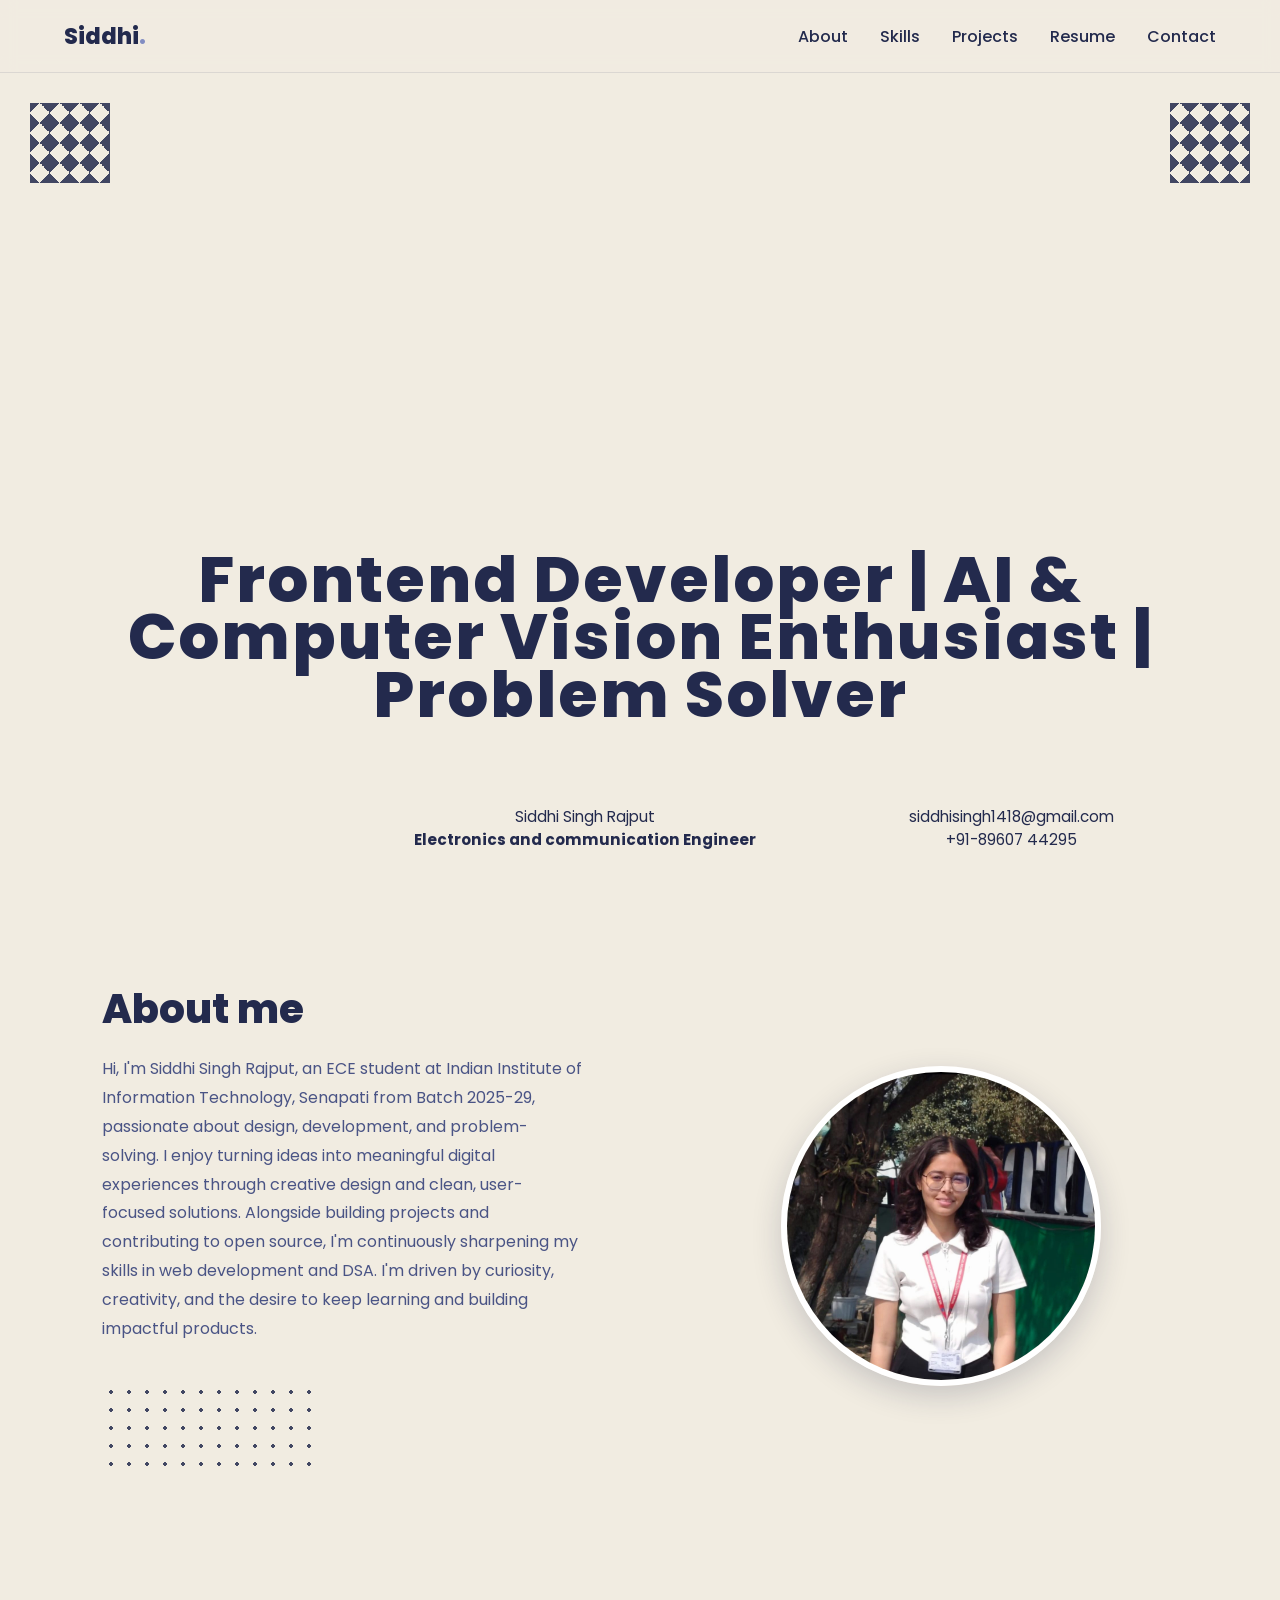
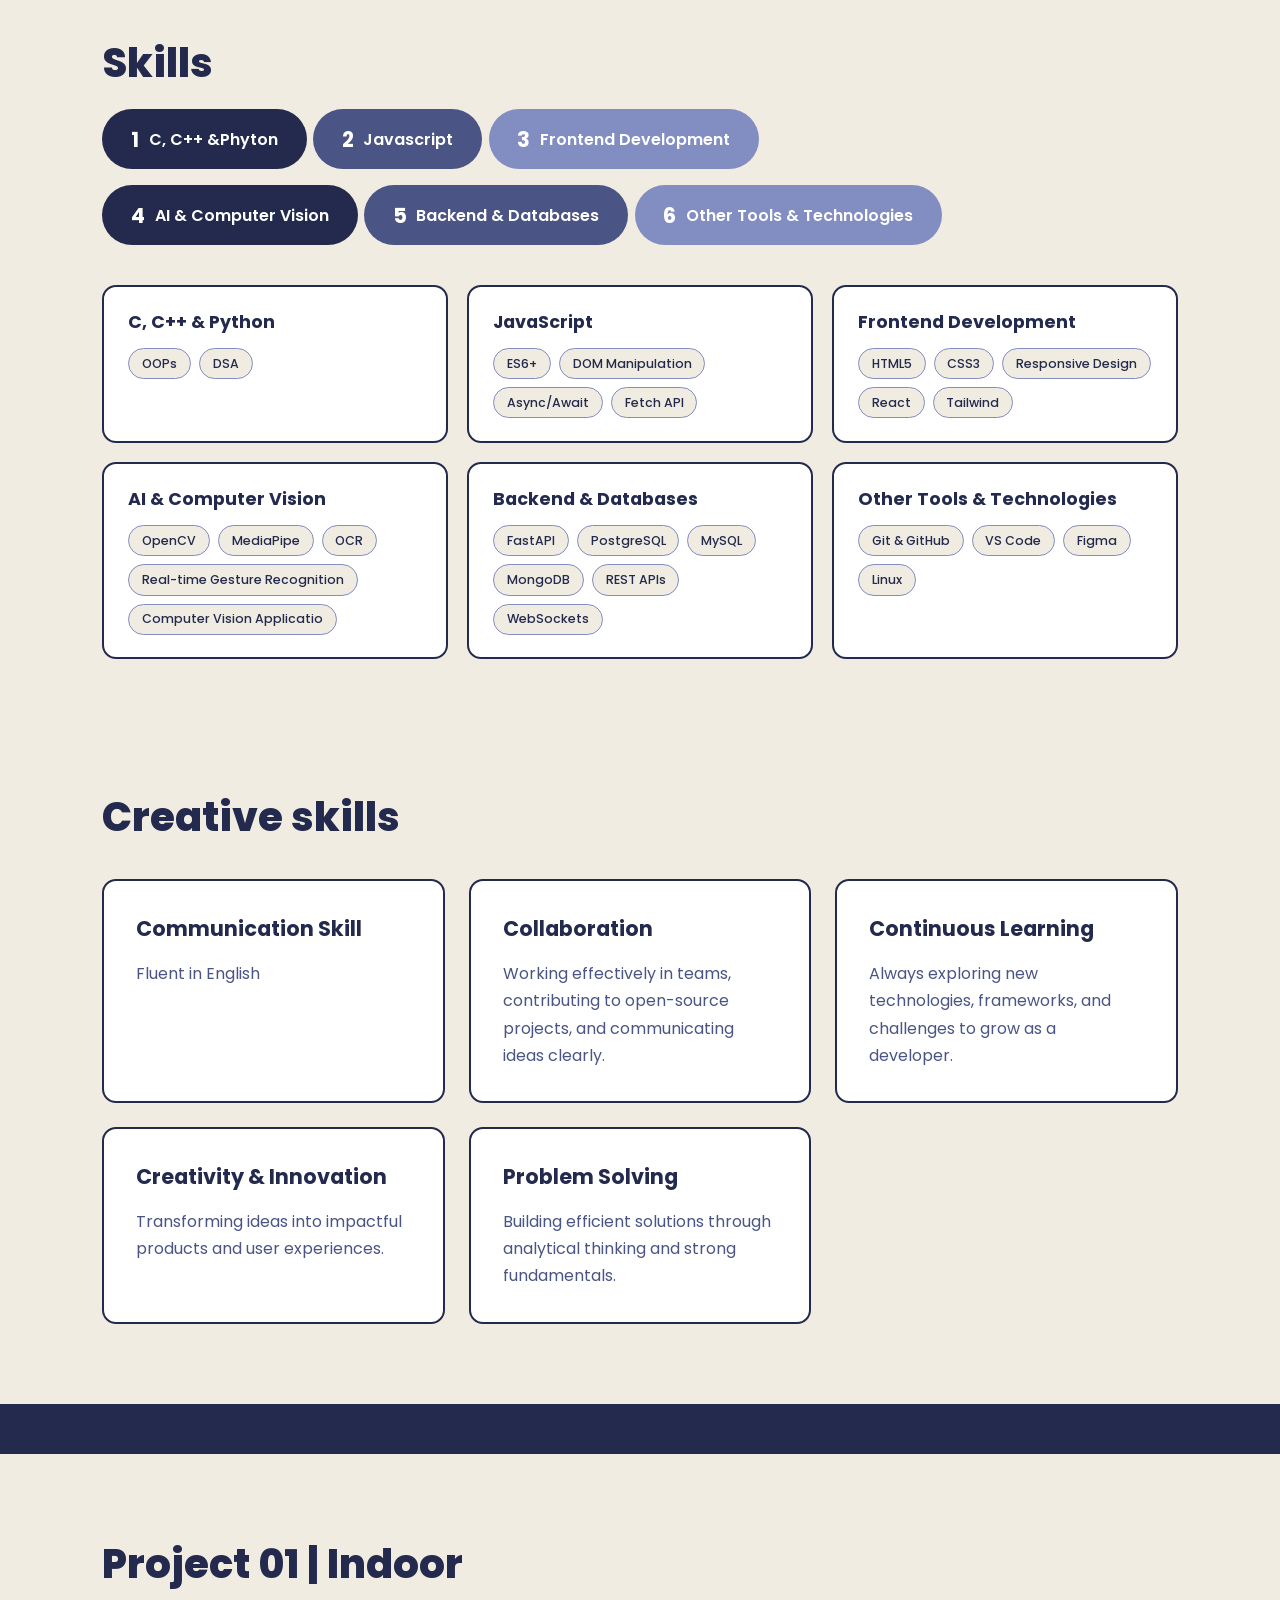
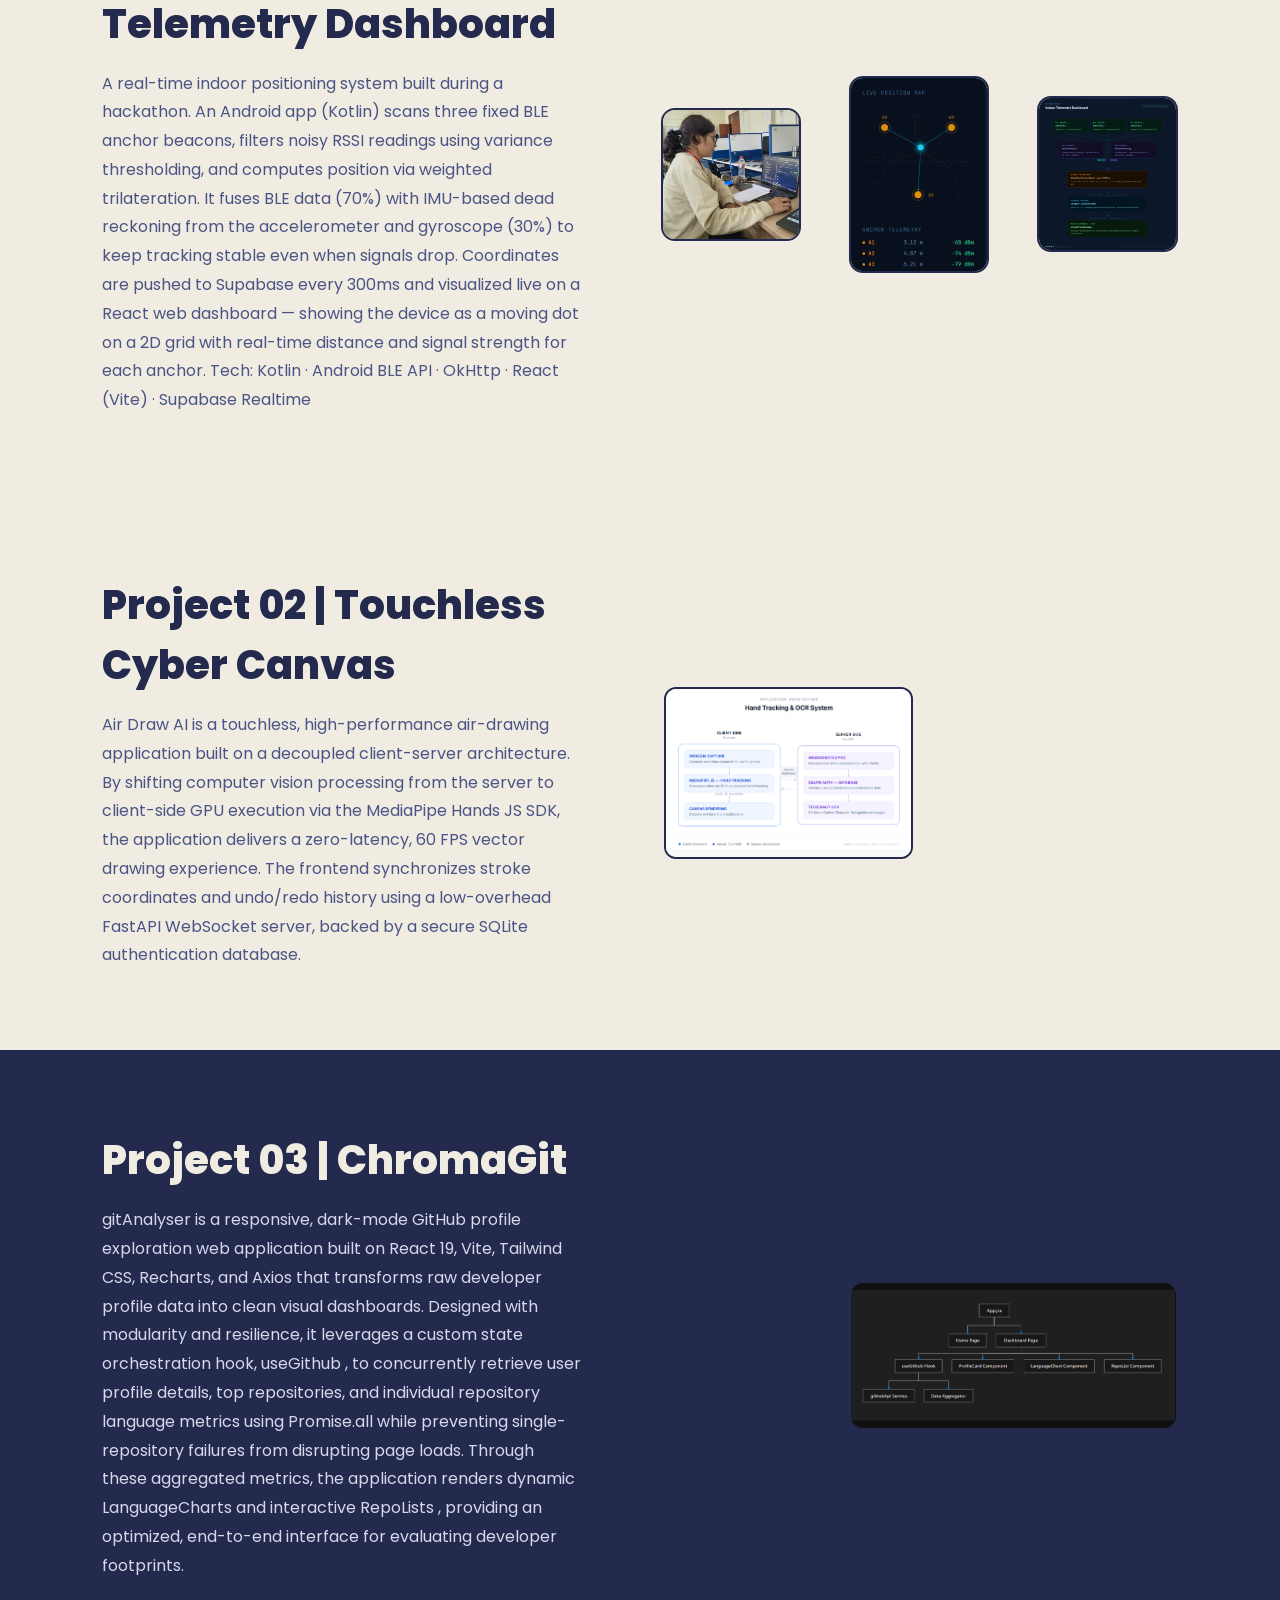
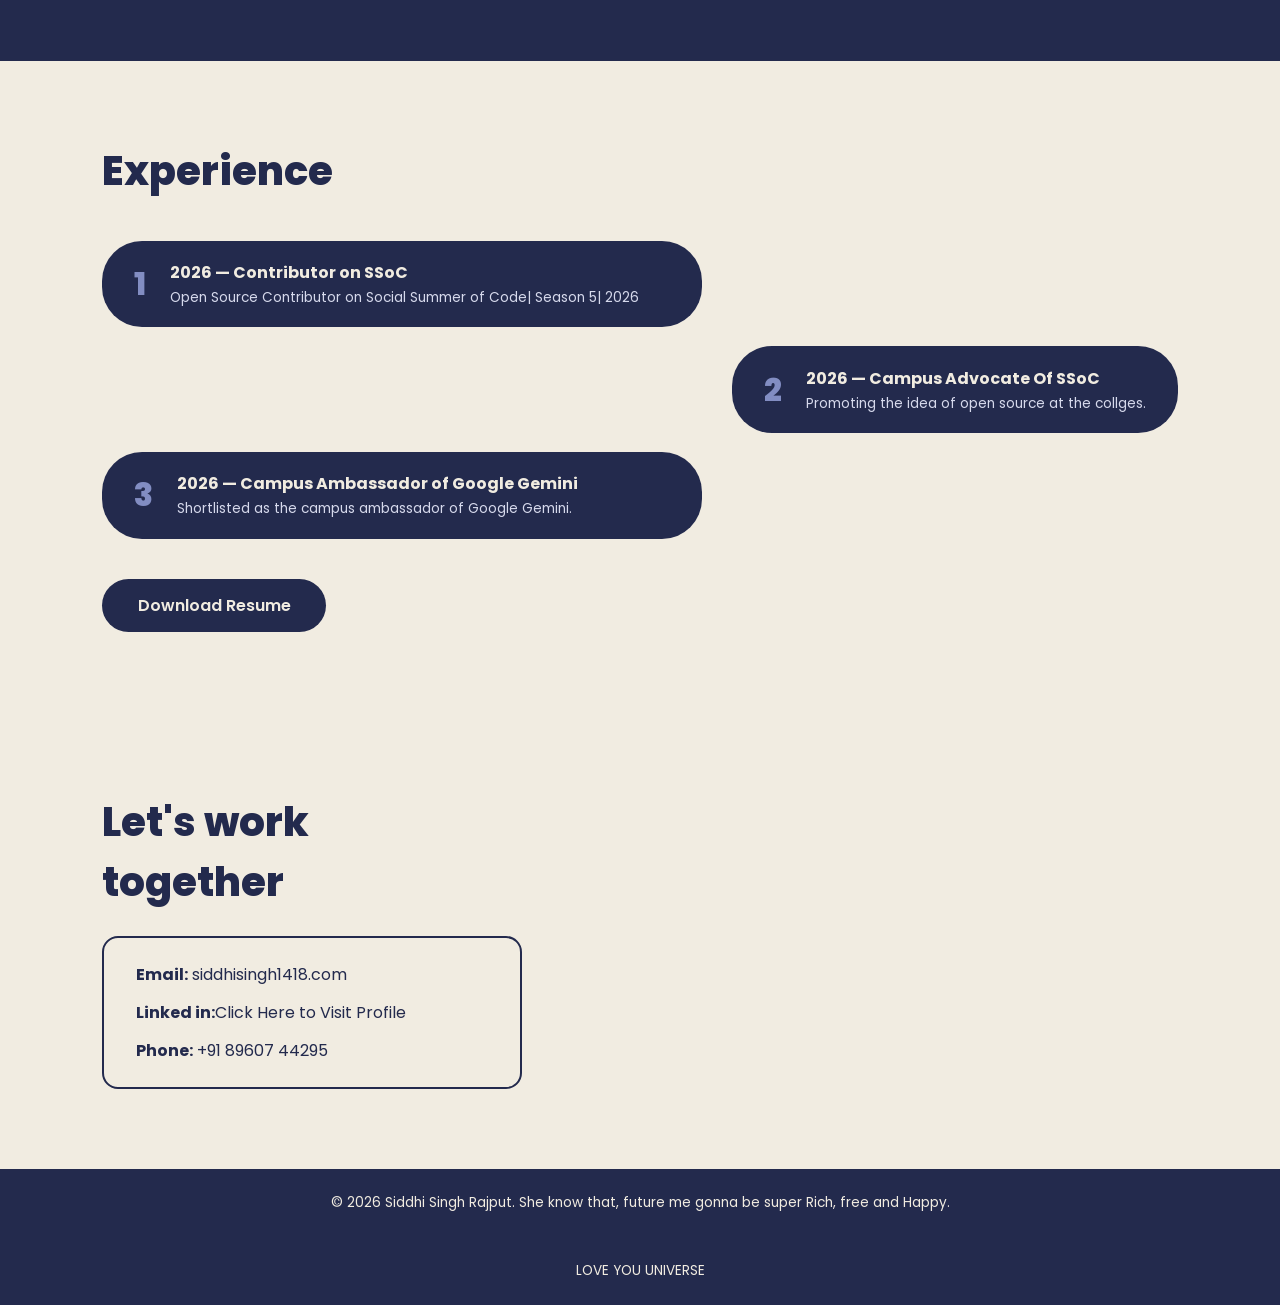
<file: index.html>
<!DOCTYPE html>
<html lang="en">
<head>
<meta charset="UTF-8">
<meta name="viewport" content="width=device-width, initial-scale=1.0">
<title>Siddhi Singh Rajput | Portfolio</title>
<link rel="preconnect" href="https://fonts.googleapis.com">
<link href="https://fonts.googleapis.com/css2?family=Poppins:wght@400;500;600;700;800&family=Caveat:wght@600&display=swap" rel="stylesheet">
<style>
/* ============================
   VARIABLES
============================ */
:root {
  --cream: #f1ece1;
  --navy: #232a4d;
  --navy-mid: #4a5485;
  --navy-light: #828dc2;
  --white: #ffffff;
  --font-display: 'Poppins', sans-serif;
  --font-script: 'Caveat', cursive;
}

html {
  scroll-behavior: smooth;
}

* {
  margin: 0;
  padding: 0;
  box-sizing: border-box;
}

body {
  font-family: var(--font-display);
  background-color: var(--cream);
  color: var(--navy);
  overflow-x: hidden;
}

img {
  max-width: 100%;
  display: block;
}

.section-title {
  font-size: 2.5rem;
  font-weight: 800;
  margin-bottom: 1rem;
}

.section-title.light {
  color: var(--cream);
}

p.light {
  color: var(--cream);
}

a {
  text-decoration: none;
  color: inherit;
}

/* ============================
   NAVBAR
============================ */
.navbar {
  position: sticky;
  top: 0;
  z-index: 100;
  display: flex;
  justify-content: space-between;
  align-items: center;
  padding: 1.2rem 5%;
  background-color: rgba(241, 236, 225, 0.9);
  backdrop-filter: blur(8px);
  border-bottom: 1px solid rgba(35, 42, 77, 0.1);
}

.nav-name {
  font-size: 1.4rem;
  font-weight: 800;
}

.nav-name span {
  color: var(--navy-light);
}

.nav-links {
  list-style: none;
  display: flex;
  gap: 2rem;
}

.nav-links a {
  font-weight: 500;
  position: relative;
  transition: color 0.3s ease;
}

.nav-links a::after {
  content: '';
  position: absolute;
  bottom: -4px;
  left: 0;
  width: 0;
  height: 2px;
  background-color: var(--navy);
  transition: width 0.3s ease;
}

.nav-links a:hover {
  color: var(--navy-mid);
}

.nav-links a:hover::after {
  width: 100%;
}

/* ============================
   HERO
============================ */
.hero {
  position: relative;
  display: flex;
  align-items: flex-end;
  justify-content: center;
  min-height: 90vh;
  padding: 4rem 5% 2rem;
  overflow: hidden;
}

.hero-deco {
  position: absolute;
  width: 80px;
  height: 80px;
  background:
    linear-gradient(135deg, var(--navy) 25%, transparent 25%) 0 0,
    linear-gradient(225deg, var(--navy) 25%, transparent 25%) 0 0,
    linear-gradient(315deg, var(--navy) 25%, transparent 25%) 0 0,
    linear-gradient(45deg, var(--navy) 25%, transparent 25%) 0 0;
  background-size: 20px 20px;
  opacity: 0.85;
}

.deco-tl { top: 30px; left: 30px; }
.deco-tr { top: 30px; right: 30px; }

.hero-text {
  position: relative;
  z-index: 2;
  text-align: center;
  animation: fadeInUp 1s ease-out;
}

.script-tag {
  font-family: var(--font-script);
  font-size: 3rem;
  color: var(--navy);
  margin-bottom: -1.5rem;
  margin-left: -8rem;
}

.hero-title {
  font-size: clamp(1.5rem, 6vw, 4rem);
  font-weight: 800;
  letter-spacing: 2px;
  line-height: 0.9;
  padding-bottom:50px;
}

.hero-img-wrap {
  position: absolute;
  bottom: 0;
  z-index: 1;
  width: 320px;
  animation: popIn 1.1s ease-out;
}

.hero-img {
  width: 100%;
  border-radius: 16px 16px 0 0;
}

.hero-footer {
  margin-top: 2rem;
  display: flex;
  justify-content: space-between;
  width: min(700px, 90vw);
  font-size: 0.95rem;
  margin-left:350px;
}

.hero-name {
  font-weight: 400;
}

.hero-role {
  font-weight: 700;
}

/* ============================
   ABOUT
============================ */
.about {
  display: flex;
  align-items: center;
  gap: 3rem;
  padding: 6rem 8%;
  flex-wrap: wrap;
}

.about-text {
  flex: 1 1 400px;
}

.about-text p {
  margin-top: 1rem;
  line-height: 1.8;
  max-width: 480px;
  color: var(--navy-mid);
}

.about-img-wrap {
  flex: 1 1 320px;
  display: flex;
  justify-content: center;
}

.about-img {
  width: 320px;
  border-radius: 50%;
  aspect-ratio: 1/1;
  object-fit: cover;
  object-position: center top;
  border: 6px solid var(--white);
  box-shadow: 0 10px 30px rgba(35, 42, 77, 0.2);
  transition: transform 0.4s ease;
}

.about-img:hover {
  transform: scale(1.04) rotate(-2deg);
}

.dots {
  margin-top: 2.5rem;
  width: 220px;
  height: 90px;
  background-image: radial-gradient(var(--navy) 2px, transparent 2px);
  background-size: 18px 18px;
  opacity: 0.85;
}

/* ============================
   SKILLS
============================ */
.skills {
  padding: 4rem 8%;
}

.skill-bar {
  display: flex;
  margin-bottom: 1rem;
  flex-wrap: wrap;
  gap: 0.4rem;
}

.skill-pill {
  padding: 0.9rem 1.8rem;
  border-radius: 40px;
  color: var(--white);
  font-weight: 600;
  display: flex;
  align-items: center;
  gap: 0.6rem;
  transition: transform 0.3s ease;
  cursor: default;
}

.skill-pill:hover {
  transform: translateY(-4px);
}

.skill-pill b {
  font-size: 1.3rem;
}

.p1 { background-color: var(--navy); }
.p2 { background-color: var(--navy-mid); }
.p3 { background-color: var(--navy-light); }

.skill-cards {
  display: grid;
  grid-template-columns: repeat(3, 1fr);
  gap: 1.2rem;
  margin-top: 2.5rem;
}

.skill-card {
  background-color: var(--white);
  border: 2px solid var(--navy);
  border-radius: 14px;
  padding: 1.4rem 1.5rem;
  transition: transform 0.3s ease, box-shadow 0.3s ease;
}

.skill-card:hover {
  transform: translateY(-6px);
  box-shadow: 0 10px 24px rgba(35, 42, 77, 0.18);
}

.skill-card h3 {
  font-size: 1.1rem;
  margin-bottom: 0.8rem;
}

.skill-card .tags {
  display: flex;
  flex-wrap: wrap;
  gap: 0.5rem;
}

.skill-card .tags span {
  background-color: var(--cream);
  border: 1px solid var(--navy-light);
  color: var(--navy);
  font-size: 0.78rem;
  font-weight: 500;
  padding: 0.35rem 0.8rem;
  border-radius: 20px;
}

/* ============================
   CREATIVE STYLE
============================ */
.creative-style {
  padding: 4rem 8% 5rem;
}

.style-grid {
  display: grid;
  grid-template-columns: repeat(3, 1fr);
  gap: 1.5rem;
  margin-top: 2rem;
}

.creative-card {
  background: var(--white);
  border: 2px solid var(--navy);
  border-radius: 14px;
  padding: 2rem;
  transition: all 0.3s ease;
}

.creative-card:hover {
  transform: translateY(-8px);
  box-shadow: 0 10px 24px rgba(35, 42, 77, 0.15);
}

.creative-card h3 {
  margin-bottom: 1rem;
  font-size: 1.3rem;
  color: var(--navy);
}

.creative-card p {
  line-height: 1.7;
  color: var(--navy-mid);
}

.band {
  height: 50px;
  background-color: var(--navy);
}

/* ============================
   PROJECTS
============================ */
.project {
  display: flex;
  align-items: center;
  gap: 3rem;
  padding: 5rem 8%;
  flex-wrap: wrap;
}

.project-text {
  flex: 1 1 400px;
}

.project-text p {
  margin-top: 1rem;
  line-height: 1.8;
  color: var(--navy-mid);
  max-width: 480px;
}

.project-03 .project-text p {
  color: #d6d9ec;
}

.project-img-wrap {
  flex: 1 1 30px;
}

.project-img-wrap img {
  width: 100%;
  border-radius: 14px;
  border: 2px solid var(--navy);
}

.project.dark {
  background-color: var(--navy);
  border-radius: 0;
}

.project-02 {
  flex-direction: row-reverse;
}

.project-collage {
  flex: 1 1 400px;
  display: grid;
  grid-template-columns: 1fr 1fr;
  gap: 1rem;
}

.collage-top { grid-column: 1; grid-row: 1; border-radius: 12px; border: 2px solid var(--navy); }
.collage-mid { grid-column: 2; grid-row: 1 / 3; border-radius: 12px; border: 2px solid var(--navy); align-self: center; }
.collage-bottom { grid-column: 1; grid-row: 2; border-radius: 12px; border: 2px solid var(--navy); }

.project img {
  transition: transform 0.4s ease;
}

.project img:hover {
  transform: scale(1.03);
}

/* ============================
   EXPERIENCE / RESUME
============================ */
.experience {
  padding: 5rem 8%;
}

.timeline {
  margin-top: 2.5rem;
  display: flex;
  flex-direction: column;
  gap: 1.2rem;
}

.timeline-item {
  display: flex;
  align-items: center;
  gap: 1.5rem;
  background-color: var(--navy);
  color: var(--cream);
  border-radius: 40px;
  padding: 1.2rem 2rem;
  max-width: 600px;
  transition: transform 0.3s ease;
}

.timeline-item:hover {
  transform: translateX(8px);
}

.timeline-item.right {
  align-self: flex-end;
}

.timeline-item .num {
  font-size: 2rem;
  font-weight: 800;
  color: var(--navy-light);
}

.timeline-item h3 {
  font-size: 1rem;
  margin-bottom: 0.2rem;
}

.timeline-item p {
  font-size: 0.85rem;
  color: #d6d9ec;
}

.resume-btn {
  display: inline-block;
  margin-top: 2.5rem;
  padding: 0.9rem 2.2rem;
  background-color: var(--navy);
  color: var(--cream);
  border-radius: 40px;
  font-weight: 600;
  transition: background-color 0.3s ease, transform 0.3s ease;
}

.resume-btn:hover {
  background-color: var(--navy-mid);
  transform: translateY(-3px);
}

/* ============================
   CONTACT
============================ */
.contact {
  display: flex;
  align-items: center;
  gap: 3rem;
  padding: 5rem 8%;
  flex-wrap: wrap;
}

.contact-img {
  flex: 1 1 280px;
  max-width: 320px;
  border-radius: 14px;
}

.contact-text {
  flex: 2 1 400px;
}

.contact-box {
  margin-top: 1.5rem;
  border: 2px solid var(--navy);
  border-radius: 16px;
  padding: 1.5rem 2rem;
  display: flex;
  flex-direction: column;
  gap: 0.8rem;
  max-width: 420px;
}

/* ============================
   FOOTER
============================ */
.footer {
  text-align: center;
  padding: 1.5rem;
  background-color: var(--navy);
  color: var(--cream);
  font-size: 0.85rem;
}

/* ============================
   SCROLL REVEAL (JS adds .visible via Intersection Observer)
============================ */
.reveal {
  opacity: 0;
  transform: translateY(40px);
  transition: opacity 0.8s ease, transform 0.8s ease;
}

.reveal.visible {
  opacity: 1;
  transform: translateY(0);
}

/* ============================
   KEYFRAMES
============================ */
@keyframes fadeInUp {
  from { opacity: 0; transform: translateY(30px); }
  to { opacity: 1; transform: translateY(0); }
}

@keyframes popIn {
  0% { opacity: 0; transform: scale(0.8) translateY(20px); }
  70% { transform: scale(1.03) translateY(0); }
  100% { opacity: 1; transform: scale(1); }
}

/* ============================
   RESPONSIVE
============================ */
@media (max-width: 768px) {
  .nav-links {
    gap: 1rem;
    font-size: 0.85rem;
    .skill-cards {
  grid-template-columns: 1fr;
}
  }

  .script-tag {
    margin-left: 0;
  }

  .about, .project, .contact {
    flex-direction: column !important;
    text-align: center;
  }

  .about-text p {
    margin-left: auto;
    margin-right: auto;
  }

  .gallery-row {
    grid-template-columns: repeat(3, 1fr);
  }

  .style-grid {
    grid-template-columns: 1fr;
  }

  .timeline-item.right {
    align-self: flex-start;
  }
}

@media (prefers-reduced-motion: reduce) {
  * {
    animation: none !important;
    transition: none !important;
  }
}

</style>
</head>
<body>

  <!-- NAV -->
  <nav class="navbar">
    <div class="nav-name">Siddhi<span>.</span></div>
    <ul class="nav-links">
      <li><a href="#about">About</a></li>
      <li><a href="#skills">Skills</a></li>
      <li><a href="#projects">Projects</a></li>
      <li><a href="#experience">Resume</a></li>
      <li><a href="#contact">Contact</a></li>
    </ul>
  </nav>

  <!-- HERO -->
  <header class="hero" id="hero">
    <div class="hero-deco deco-tl"></div>
    <div class="hero-deco deco-tr"></div>
    <div class="hero-text">
      <p class="script-tag"></p>
      <h1 class="hero-title">Frontend Developer | AI & Computer Vision Enthusiast | Problem Solver</h1>
      <div class="hero-footer">
        <div>
          <p class="hero-name">Siddhi Singh Rajput</p>
          <p class="hero-role">Electronics and communication Engineer</p>
        </div>
        <div class="hero-contact">
          <p>siddhisingh1418@gmail.com</p>
          <p>+91-89607 44295</p>
        </div>
      </div>
    </div>
   
  </header>

  <!-- ABOUT -->
  <section class="about" id="about">
    <div class="about-text">
      <h2 class="section-title">About me</h2>
      <p>
        Hi, I'm Siddhi Singh Rajput, an ECE student at Indian Institute of Information Technology, Senapati from Batch 2025-29, passionate about design, development, and problem-solving. I enjoy turning ideas into meaningful digital experiences through creative design and clean, user-focused solutions. Alongside building projects and contributing to open source, I'm continuously sharpening my skills in web development and DSA. I'm driven by curiosity, creativity, and the desire to keep learning and building impactful products.

      </p>
      <div class="dot-grid">
        <div class="dots"></div>
      </div>
    </div>
    <div class="about-img-wrap">
      <img src="images/image1.jpeg" alt="Siddhi Singh Rajput" class="about-img">
    </div>
  </section>

  <!-- SKILLS -->
  <section class="skills" id="skills">
    <h2 class="section-title">Skills</h2>
    <div class="skill-bar">
      <span class="skill-pill p1"><b>1</b>C, C++ &Phyton</span>
      <span class="skill-pill p2"><b>2</b>Javascript</span>
      <span class="skill-pill p3"><b>3</b>Frontend Development</span>
    </div>
    <div class="skill-bar">
      <span class="skill-pill p1"><b>4</b> AI & Computer Vision</span>
      <span class="skill-pill p2"><b>5</b>Backend & Databases </span>
      <span class="skill-pill p3"><b>6</b>Other Tools & Technologies</span>
    </div>

    <div class="skill-cards">
  <div class="skill-card">
    <h3>C, C++ &amp; Python</h3>
    <div class="tags">
      <span>OOPs</span><span>DSA</span>
    </div>
  </div>
  <div class="skill-card">
    <h3>JavaScript</h3>
    <div class="tags">
      <span>ES6+</span><span>DOM Manipulation</span><span>Async/Await</span><span>Fetch API</span>
    </div>
  </div>
  <div class="skill-card">
    <h3>Frontend Development</h3>
    <div class="tags">
      <span>HTML5</span><span>CSS3</span><span>Responsive Design</span><span>React</span><span>Tailwind</span>
    </div>
  </div>
  <div class="skill-card">
    <h3>AI &amp; Computer Vision</h3>
    <div class="tags">
      <span>OpenCV</span><span>MediaPipe</span><span>OCR</span><span>Real-time Gesture Recognition</span><span>Computer Vision Applicatio</span>
    </div>
  </div>
  <div class="skill-card">
    <h3>Backend &amp; Databases</h3>
    <div class="tags">
      <span>FastAPI</span><span>PostgreSQL</span><span>MySQL</span><span>MongoDB</span><span>REST APIs</span><span>WebSockets</span>
    </div>
  </div>
  <div class="skill-card">
    <h3>Other Tools &amp; Technologies</h3>
    <div class="tags">
      <span>Git &amp; GitHub</span><span>VS Code</span><span>Figma</span><span>Linux</span>
    </div>
  </div>
</div>
  </section>

  <!-- CREATIVE STYLE -->
  <section class="creative-style">
    <h2 class="section-title">Creative skills</h2>
    <div class="style-grid">
  <div class="creative-card">
    <h3>Communication Skill</h3>
    <p>Fluent in English</p>
  </div>

  <div class="creative-card">
    <h3>Collaboration</h3>
    <p>Working effectively in teams, contributing to open-source projects, and communicating ideas clearly.</p>
  </div>

  <div class="creative-card">
    <h3>Continuous Learning</h3>
    <p>Always exploring new technologies, frameworks, and challenges to grow as a developer.</p>
  </div>

  <div class="creative-card">
    <h3>Creativity & Innovation</h3>
    <p>Transforming ideas into impactful products and user experiences.</p>
  </div>

  <div class="creative-card">
    <h3>Problem Solving</h3>
    <p>Building efficient solutions through analytical thinking and strong fundamentals.</p>
  </div>
</div>
  </section>
  <div class="band"></div>

  <!-- PROJECTS -->
  <section class="projects" id="projects">

    <div class="project project-01">
      <div class="project-text">
        <h2 class="section-title">Project 01 | Indoor Telemetry Dashboard</h2>
        <p>
          
A real-time indoor positioning system built during a hackathon. An Android app (Kotlin) scans three fixed BLE anchor beacons, filters noisy RSSI readings using variance thresholding, and computes position via weighted trilateration. It fuses BLE data (70%) with IMU-based dead reckoning from the accelerometer and gyroscope (30%) to keep tracking stable even when signals drop. Coordinates are pushed to Supabase every 300ms and visualized live on a React web dashboard — showing the device as a moving dot on a 2D grid with real-time distance and signal strength for each anchor.
Tech: Kotlin · Android BLE API · OkHttp · React (Vite) · Supabase Realtime
        </p>
      </div>
      <div class="project-img-wrap">
        <img src="images\image 3.jpeg" alt="Project 01 visual">
      </div>
      <div class="project-img-wrap">
        <img src="images\image 4.png" alt="Project 01 visual">
      </div>
      <div class="project-img-wrap">
        <img src="images\image 5.png" alt="Project 01 visual">
      </div>
    </div>

    <div class="project project-02">
      <div class="project-collage">
        <img src="images/image 6.png" alt="Project 02 detail" class="collage-top">
      </div>
      <div class="project-text">
        <h2 class="section-title">Project 02 | Touchless Cyber Canvas</h2>
        <p>
          Air Draw AI is a touchless, high-performance air-drawing application built on a decoupled client-server architecture. By shifting computer vision processing from the server to client-side GPU execution via the MediaPipe Hands JS SDK, the application delivers a zero-latency, 60 FPS vector drawing experience. The frontend synchronizes stroke coordinates and undo/redo history using a low-overhead FastAPI WebSocket server, backed by a secure SQLite authentication database.
        </p>
      </div>
    </div>

    <div class="project project-03 dark">
      <div class="project-text">
        <h2 class="section-title light">Project 03 | ChromaGit</h2>
        <p class="light">
          gitAnalyser is a responsive, dark-mode GitHub profile exploration web application built on React 19, Vite, Tailwind CSS, Recharts, and Axios that transforms raw developer profile data into clean visual dashboards. Designed with modularity and resilience, it leverages a custom state orchestration hook, 
useGithub
, to concurrently retrieve user profile details, top repositories, and individual repository language metrics using Promise.all while preventing single-repository failures from disrupting page loads. Through these aggregated metrics, the application renders dynamic 
LanguageCharts
 and interactive 
RepoLists
, providing an optimized, end-to-end interface for evaluating developer footprints.
        </p>
      </div>
      <div class="project-img-wrap">
        <img src="images/image 8.png" alt="Project 03 visual">
      </div>
    </div>

  </section>

  <!-- EXPERIENCE / RESUME -->
  <section class="experience" id="experience">
    <h2 class="section-title">Experience</h2>
    <div class="timeline">
      <div class="timeline-item left">
        <span class="num">1</span>
        <div>
          <h3>2026 — Contributor on SSoC</h3>
          <p>Open Source Contributor on Social Summer of Code| Season 5| 2026</p>
        </div>
      </div>
      <div class="timeline-item right">
        <span class="num">2</span>
        <div>
          <h3>2026 — Campus Advocate Of SSoC</h3>
          <p>Promoting the idea of open source at the collges.</p>
        </div>
      </div>
      <div class="timeline-item left">
        <span class="num">3</span>
        <div>
          <h3>2026 — Campus Ambassador of Google Gemini</h3>
          <p>Shortlisted as the campus ambassador of Google Gemini.</p>
        </div>
      </div>
    </div>
    <a href="e:\College\PORTFOLIO\siddhiSinghRajput_Resume.pdf" class="resume-btn" download>Download Resume</a>
  </section>

  <!-- CONTACT -->
  <section class="contact" id="contact">
    
    <div class="contact-text">
      <h2 class="section-title">Let's work<br>together</h2>
      <div class="contact-box">
        <p><b>Email:</b> siddhisingh1418.com</p>
        <p><b>Linked in:</b><a href="https://www.linkedin.com/in/siddhi-singh-rajput-0b65103a8/">Click Here to Visit Profile</a></p>
        <p><b>Phone:</b> +91 89607 44295</p>
      </div>
    </div>
  </section>

  <footer class="footer">
    <p>&copy; 2026 Siddhi Singh Rajput. She know that, future me gonna be super Rich, free and Happy.</p>
  </footer>

  <footer class="footer">
    <p>LOVE YOU UNIVERSE</p>
  </footer>

  <script>
// Smooth scroll for nav links
document.querySelectorAll('.nav-links a').forEach(link => {
  link.addEventListener('click', function (e) {
    e.preventDefault();
    const target = document.querySelector(this.getAttribute('href'));
    if (target) {
      target.scrollIntoView({ behavior: 'smooth', block: 'start' });
    }
  });
});

// Scroll-triggered reveal animation using Intersection Observer
const sections = document.querySelectorAll(
  '.about, .skills, .creative-style, .project, .experience, .contact'
);

sections.forEach(section => section.classList.add('reveal'));

const observer = new IntersectionObserver(
  entries => {
    entries.forEach(entry => {
      if (entry.isIntersecting) {
        entry.target.classList.add('visible');
        observer.unobserve(entry.target);
      }
    });
  },
  { threshold: 0.15 }
);

sections.forEach(section => observer.observe(section));

</script>
</body>
</html>
</file>
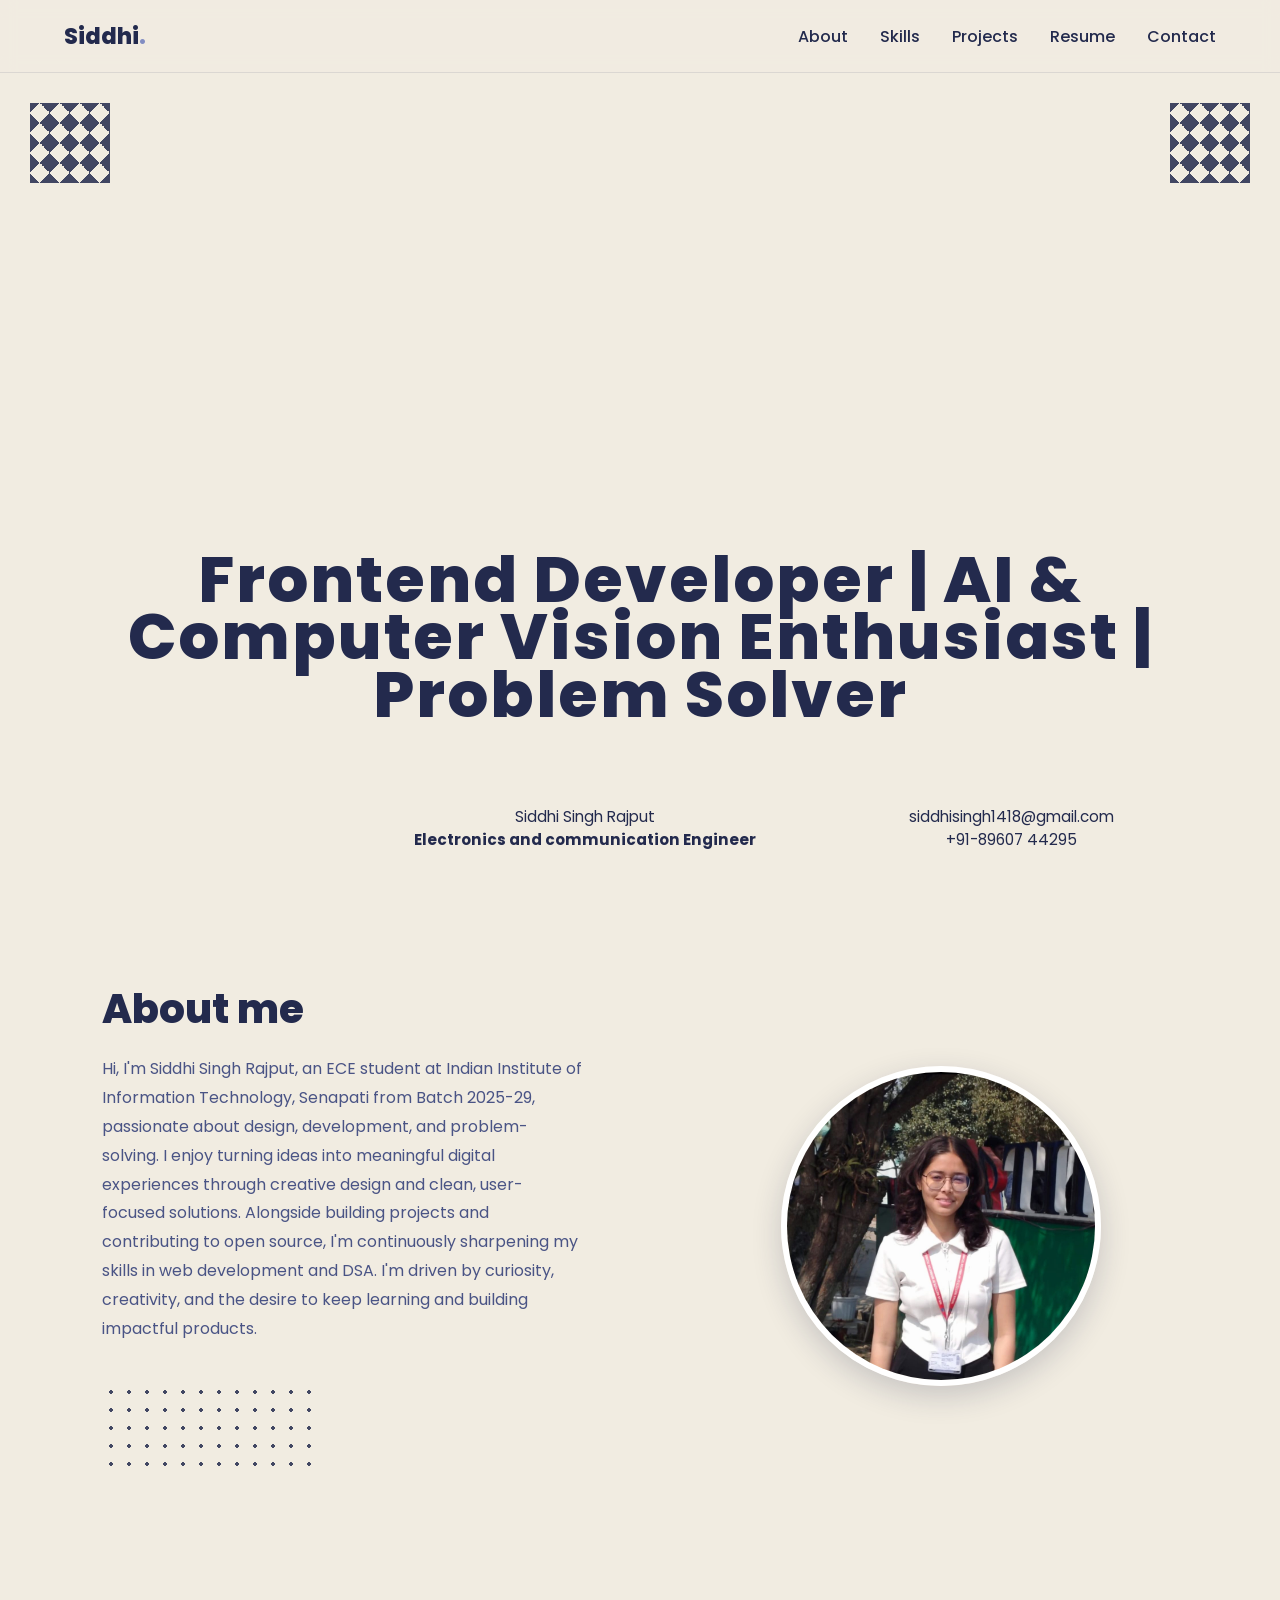
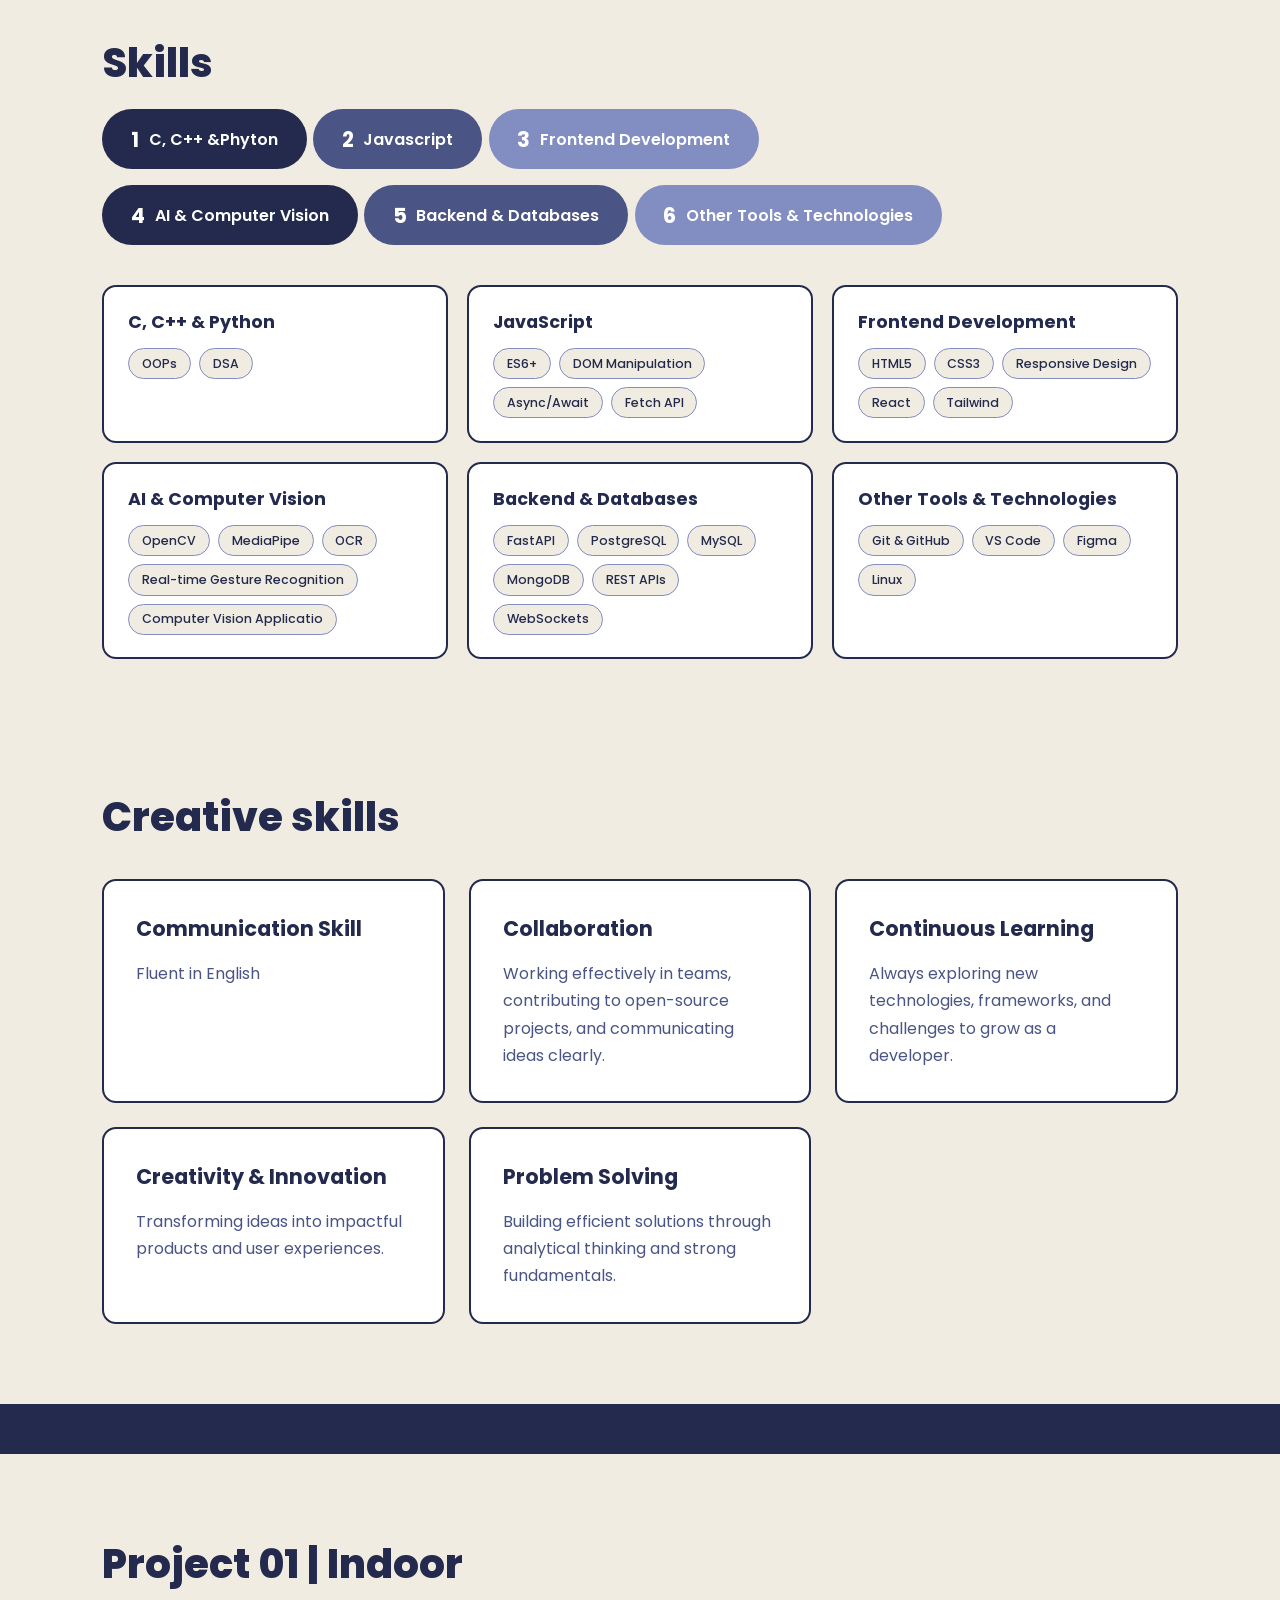
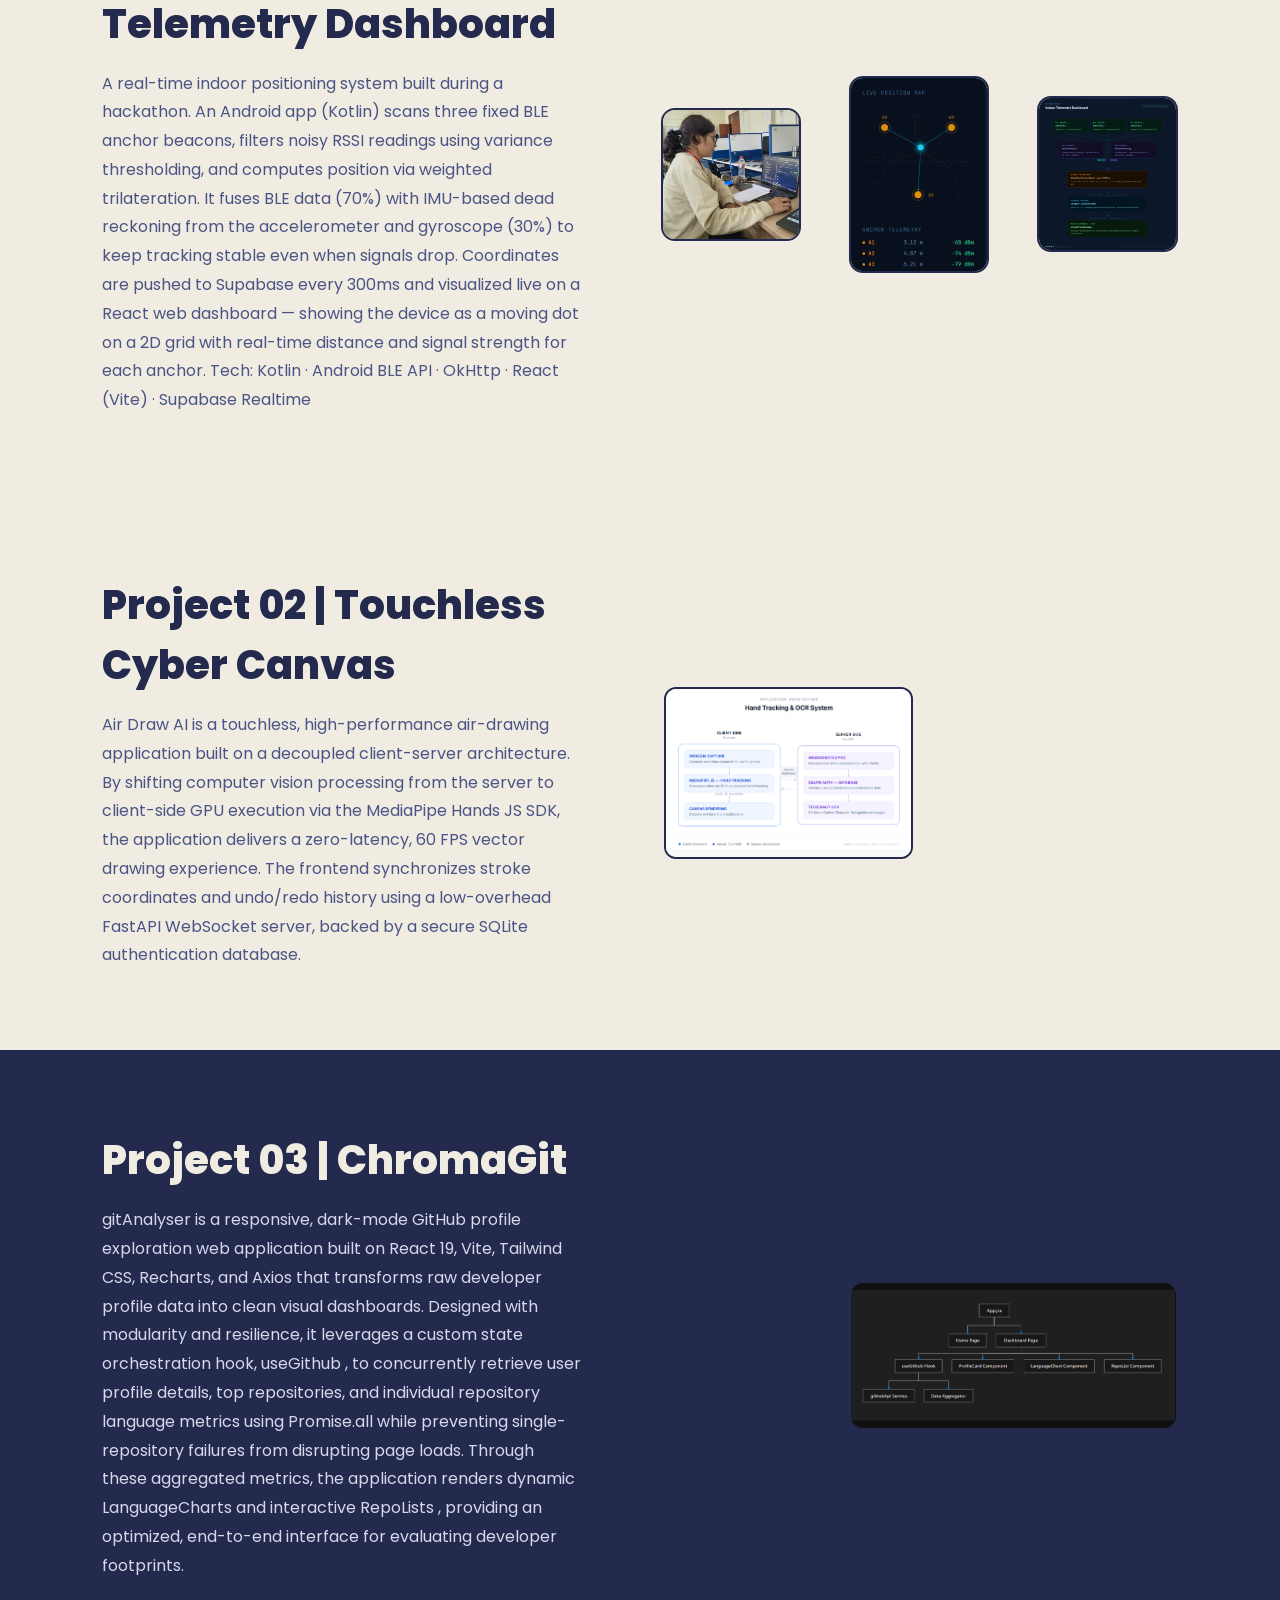
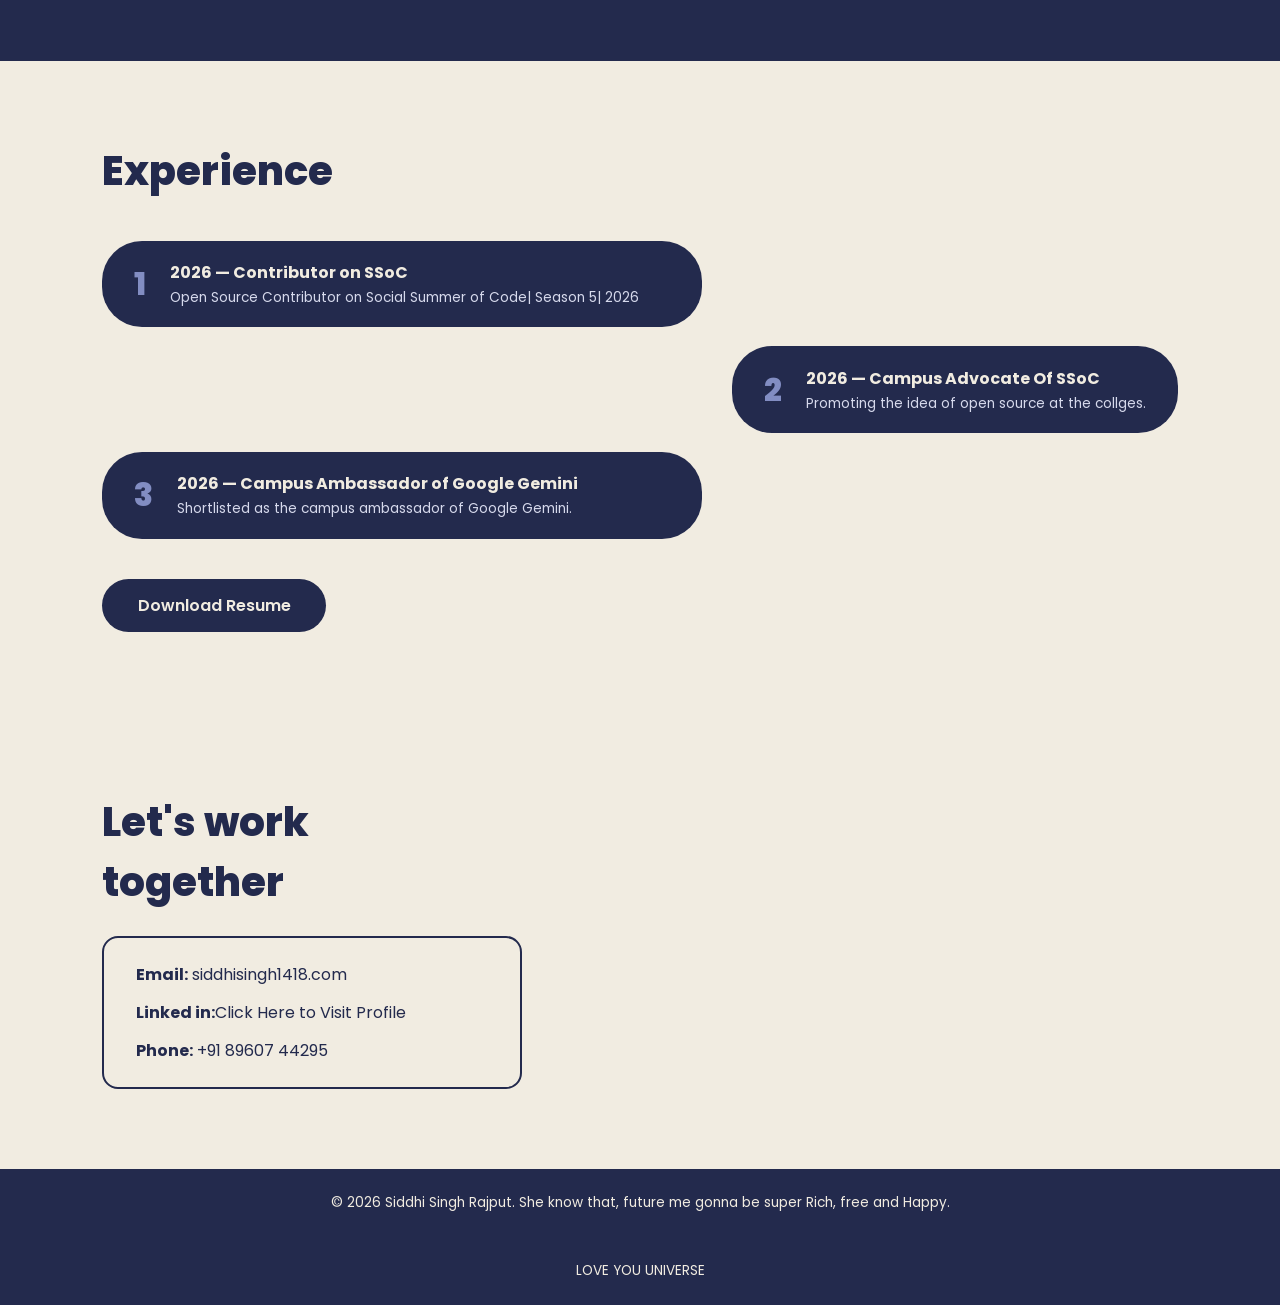
<file: portfolio_combo.html>
<!DOCTYPE html>
<html lang="en">
<head>
<meta charset="UTF-8">
<meta name="viewport" content="width=device-width, initial-scale=1.0">
<title>Olivia Wilson | Creative Portfolio</title>
<link rel="preconnect" href="https://fonts.googleapis.com">
<link href="https://fonts.googleapis.com/css2?family=Poppins:wght@400;500;600;700;800&family=Caveat:wght@600&display=swap" rel="stylesheet">
<style>
/* ============================
   VARIABLES
============================ */
:root {
  --cream: #f1ece1;
  --navy: #232a4d;
  --navy-mid: #4a5485;
  --navy-light: #828dc2;
  --white: #ffffff;
  --font-display: 'Poppins', sans-serif;
  --font-script: 'Caveat', cursive;
}

html {
  scroll-behavior: smooth;
}

* {
  margin: 0;
  padding: 0;
  box-sizing: border-box;
}

body {
  font-family: var(--font-display);
  background-color: var(--cream);
  color: var(--navy);
  overflow-x: hidden;
}

img {
  max-width: 100%;
  display: block;
}

.section-title {
  font-size: 2.5rem;
  font-weight: 800;
  margin-bottom: 1rem;
}

.section-title.light {
  color: var(--cream);
}

p.light {
  color: var(--cream);
}

a {
  text-decoration: none;
  color: inherit;
}

/* ============================
   NAVBAR
============================ */
.navbar {
  position: sticky;
  top: 0;
  z-index: 100;
  display: flex;
  justify-content: space-between;
  align-items: center;
  padding: 1.2rem 5%;
  background-color: rgba(241, 236, 225, 0.9);
  backdrop-filter: blur(8px);
  border-bottom: 1px solid rgba(35, 42, 77, 0.1);
}

.nav-name {
  font-size: 1.4rem;
  font-weight: 800;
}

.nav-name span {
  color: var(--navy-light);
}

.nav-links {
  list-style: none;
  display: flex;
  gap: 2rem;
}

.nav-links a {
  font-weight: 500;
  position: relative;
  transition: color 0.3s ease;
}

.nav-links a::after {
  content: '';
  position: absolute;
  bottom: -4px;
  left: 0;
  width: 0;
  height: 2px;
  background-color: var(--navy);
  transition: width 0.3s ease;
}

.nav-links a:hover {
  color: var(--navy-mid);
}

.nav-links a:hover::after {
  width: 100%;
}

/* ============================
   HERO
============================ */
.hero {
  position: relative;
  display: flex;
  align-items: flex-end;
  justify-content: center;
  min-height: 90vh;
  padding: 4rem 5% 2rem;
  overflow: hidden;
}

.hero-deco {
  position: absolute;
  width: 80px;
  height: 80px;
  background:
    linear-gradient(135deg, var(--navy) 25%, transparent 25%) 0 0,
    linear-gradient(225deg, var(--navy) 25%, transparent 25%) 0 0,
    linear-gradient(315deg, var(--navy) 25%, transparent 25%) 0 0,
    linear-gradient(45deg, var(--navy) 25%, transparent 25%) 0 0;
  background-size: 20px 20px;
  opacity: 0.85;
}

.deco-tl { top: 30px; left: 30px; }
.deco-tr { top: 30px; right: 30px; }

.hero-text {
  position: relative;
  z-index: 2;
  text-align: center;
  animation: fadeInUp 1s ease-out;
}

.script-tag {
  font-family: var(--font-script);
  font-size: 3rem;
  color: var(--navy);
  margin-bottom: -1.5rem;
  margin-left: -8rem;
}

.hero-title {
  font-size: clamp(1.5rem, 6vw, 4rem);
  font-weight: 800;
  letter-spacing: 2px;
  line-height: 0.9;
  padding-bottom:50px;
}

.hero-img-wrap {
  position: absolute;
  bottom: 0;
  z-index: 1;
  width: 320px;
  animation: popIn 1.1s ease-out;
}

.hero-img {
  width: 100%;
  border-radius: 16px 16px 0 0;
}

.hero-footer {
  margin-top: 2rem;
  display: flex;
  justify-content: space-between;
  width: min(700px, 90vw);
  font-size: 0.95rem;
  margin-left:350px;
}

.hero-name {
  font-weight: 400;
}

.hero-role {
  font-weight: 700;
}

/* ============================
   ABOUT
============================ */
.about {
  display: flex;
  align-items: center;
  gap: 3rem;
  padding: 6rem 8%;
  flex-wrap: wrap;
}

.about-text {
  flex: 1 1 400px;
}

.about-text p {
  margin-top: 1rem;
  line-height: 1.8;
  max-width: 480px;
  color: var(--navy-mid);
}

.about-img-wrap {
  flex: 1 1 320px;
  display: flex;
  justify-content: center;
}

.about-img {
  width: 320px;
  border-radius: 50%;
  aspect-ratio: 1/1;
  object-fit: cover;
  object-position: center top;
  border: 6px solid var(--white);
  box-shadow: 0 10px 30px rgba(35, 42, 77, 0.2);
  transition: transform 0.4s ease;
}

.about-img:hover {
  transform: scale(1.04) rotate(-2deg);
}

.dots {
  margin-top: 2.5rem;
  width: 220px;
  height: 90px;
  background-image: radial-gradient(var(--navy) 2px, transparent 2px);
  background-size: 18px 18px;
  opacity: 0.85;
}

/* ============================
   SKILLS
============================ */
.skills {
  padding: 4rem 8%;
}

.skill-bar {
  display: flex;
  margin-bottom: 1rem;
  flex-wrap: wrap;
  gap: 0.4rem;
}

.skill-pill {
  padding: 0.9rem 1.8rem;
  border-radius: 40px;
  color: var(--white);
  font-weight: 600;
  display: flex;
  align-items: center;
  gap: 0.6rem;
  transition: transform 0.3s ease;
  cursor: default;
}

.skill-pill:hover {
  transform: translateY(-4px);
}

.skill-pill b {
  font-size: 1.3rem;
}

.p1 { background-color: var(--navy); }
.p2 { background-color: var(--navy-mid); }
.p3 { background-color: var(--navy-light); }

.skill-cards {
  display: grid;
  grid-template-columns: repeat(3, 1fr);
  gap: 1.2rem;
  margin-top: 2.5rem;
}

.skill-card {
  background-color: var(--white);
  border: 2px solid var(--navy);
  border-radius: 14px;
  padding: 1.4rem 1.5rem;
  transition: transform 0.3s ease, box-shadow 0.3s ease;
}

.skill-card:hover {
  transform: translateY(-6px);
  box-shadow: 0 10px 24px rgba(35, 42, 77, 0.18);
}

.skill-card h3 {
  font-size: 1.1rem;
  margin-bottom: 0.8rem;
}

.skill-card .tags {
  display: flex;
  flex-wrap: wrap;
  gap: 0.5rem;
}

.skill-card .tags span {
  background-color: var(--cream);
  border: 1px solid var(--navy-light);
  color: var(--navy);
  font-size: 0.78rem;
  font-weight: 500;
  padding: 0.35rem 0.8rem;
  border-radius: 20px;
}

/* ============================
   CREATIVE STYLE
============================ */
.creative-style {
  padding: 4rem 8% 5rem;
}

.style-grid {
  display: grid;
  grid-template-columns: repeat(3, 1fr);
  gap: 1.5rem;
  margin-top: 2rem;
}

.creative-card {
  background: var(--white);
  border: 2px solid var(--navy);
  border-radius: 14px;
  padding: 2rem;
  transition: all 0.3s ease;
}

.creative-card:hover {
  transform: translateY(-8px);
  box-shadow: 0 10px 24px rgba(35, 42, 77, 0.15);
}

.creative-card h3 {
  margin-bottom: 1rem;
  font-size: 1.3rem;
  color: var(--navy);
}

.creative-card p {
  line-height: 1.7;
  color: var(--navy-mid);
}

.band {
  height: 50px;
  background-color: var(--navy);
}

/* ============================
   PROJECTS
============================ */
.project {
  display: flex;
  align-items: center;
  gap: 3rem;
  padding: 5rem 8%;
  flex-wrap: wrap;
}

.project-text {
  flex: 1 1 400px;
}

.project-text p {
  margin-top: 1rem;
  line-height: 1.8;
  color: var(--navy-mid);
  max-width: 480px;
}

.project-03 .project-text p {
  color: #d6d9ec;
}

.project-img-wrap {
  flex: 1 1 30px;
}

.project-img-wrap img {
  width: 100%;
  border-radius: 14px;
  border: 2px solid var(--navy);
}

.project.dark {
  background-color: var(--navy);
  border-radius: 0;
}

.project-02 {
  flex-direction: row-reverse;
}

.project-collage {
  flex: 1 1 400px;
  display: grid;
  grid-template-columns: 1fr 1fr;
  gap: 1rem;
}

.collage-top { grid-column: 1; grid-row: 1; border-radius: 12px; border: 2px solid var(--navy); }
.collage-mid { grid-column: 2; grid-row: 1 / 3; border-radius: 12px; border: 2px solid var(--navy); align-self: center; }
.collage-bottom { grid-column: 1; grid-row: 2; border-radius: 12px; border: 2px solid var(--navy); }

.project img {
  transition: transform 0.4s ease;
}

.project img:hover {
  transform: scale(1.03);
}

/* ============================
   EXPERIENCE / RESUME
============================ */
.experience {
  padding: 5rem 8%;
}

.timeline {
  margin-top: 2.5rem;
  display: flex;
  flex-direction: column;
  gap: 1.2rem;
}

.timeline-item {
  display: flex;
  align-items: center;
  gap: 1.5rem;
  background-color: var(--navy);
  color: var(--cream);
  border-radius: 40px;
  padding: 1.2rem 2rem;
  max-width: 600px;
  transition: transform 0.3s ease;
}

.timeline-item:hover {
  transform: translateX(8px);
}

.timeline-item.right {
  align-self: flex-end;
}

.timeline-item .num {
  font-size: 2rem;
  font-weight: 800;
  color: var(--navy-light);
}

.timeline-item h3 {
  font-size: 1rem;
  margin-bottom: 0.2rem;
}

.timeline-item p {
  font-size: 0.85rem;
  color: #d6d9ec;
}

.resume-btn {
  display: inline-block;
  margin-top: 2.5rem;
  padding: 0.9rem 2.2rem;
  background-color: var(--navy);
  color: var(--cream);
  border-radius: 40px;
  font-weight: 600;
  transition: background-color 0.3s ease, transform 0.3s ease;
}

.resume-btn:hover {
  background-color: var(--navy-mid);
  transform: translateY(-3px);
}

/* ============================
   CONTACT
============================ */
.contact {
  display: flex;
  align-items: center;
  gap: 3rem;
  padding: 5rem 8%;
  flex-wrap: wrap;
}

.contact-img {
  flex: 1 1 280px;
  max-width: 320px;
  border-radius: 14px;
}

.contact-text {
  flex: 2 1 400px;
}

.contact-box {
  margin-top: 1.5rem;
  border: 2px solid var(--navy);
  border-radius: 16px;
  padding: 1.5rem 2rem;
  display: flex;
  flex-direction: column;
  gap: 0.8rem;
  max-width: 420px;
}

/* ============================
   FOOTER
============================ */
.footer {
  text-align: center;
  padding: 1.5rem;
  background-color: var(--navy);
  color: var(--cream);
  font-size: 0.85rem;
}

/* ============================
   SCROLL REVEAL (JS adds .visible via Intersection Observer)
============================ */
.reveal {
  opacity: 0;
  transform: translateY(40px);
  transition: opacity 0.8s ease, transform 0.8s ease;
}

.reveal.visible {
  opacity: 1;
  transform: translateY(0);
}

/* ============================
   KEYFRAMES
============================ */
@keyframes fadeInUp {
  from { opacity: 0; transform: translateY(30px); }
  to { opacity: 1; transform: translateY(0); }
}

@keyframes popIn {
  0% { opacity: 0; transform: scale(0.8) translateY(20px); }
  70% { transform: scale(1.03) translateY(0); }
  100% { opacity: 1; transform: scale(1); }
}

/* ============================
   RESPONSIVE
============================ */
@media (max-width: 768px) {
  .nav-links {
    gap: 1rem;
    font-size: 0.85rem;
    .skill-cards {
  grid-template-columns: 1fr;
}
  }

  .script-tag {
    margin-left: 0;
  }

  .about, .project, .contact {
    flex-direction: column !important;
    text-align: center;
  }

  .about-text p {
    margin-left: auto;
    margin-right: auto;
  }

  .gallery-row {
    grid-template-columns: repeat(3, 1fr);
  }

  .style-grid {
    grid-template-columns: 1fr;
  }

  .timeline-item.right {
    align-self: flex-start;
  }
}

@media (prefers-reduced-motion: reduce) {
  * {
    animation: none !important;
    transition: none !important;
  }
}

</style>
</head>
<body>

  <!-- NAV -->
  <nav class="navbar">
    <div class="nav-name">Siddhi<span>.</span></div>
    <ul class="nav-links">
      <li><a href="#about">About</a></li>
      <li><a href="#skills">Skills</a></li>
      <li><a href="#projects">Projects</a></li>
      <li><a href="#experience">Resume</a></li>
      <li><a href="#contact">Contact</a></li>
    </ul>
  </nav>

  <!-- HERO -->
  <header class="hero" id="hero">
    <div class="hero-deco deco-tl"></div>
    <div class="hero-deco deco-tr"></div>
    <div class="hero-text">
      <p class="script-tag"></p>
      <h1 class="hero-title">Frontend Developer | AI & Computer Vision Enthusiast | Problem Solver</h1>
      <div class="hero-footer">
        <div>
          <p class="hero-name">Siddhi Singh Rajput</p>
          <p class="hero-role">Electronics and communication Engineer</p>
        </div>
        <div class="hero-contact">
          <p>siddhisingh1418@gmail.com</p>
          <p>+91-89607 44295</p>
        </div>
      </div>
    </div>
   
  </header>

  <!-- ABOUT -->
  <section class="about" id="about">
    <div class="about-text">
      <h2 class="section-title">About me</h2>
      <p>
        Hi, I'm Siddhi Singh Rajput, an ECE student at Indian Institute of Information Technology, Senapati from Batch 2025-29, passionate about design, development, and problem-solving. I enjoy turning ideas into meaningful digital experiences through creative design and clean, user-focused solutions. Alongside building projects and contributing to open source, I'm continuously sharpening my skills in web development and DSA. I'm driven by curiosity, creativity, and the desire to keep learning and building impactful products.

      </p>
      <div class="dot-grid">
        <div class="dots"></div>
      </div>
    </div>
    <div class="about-img-wrap">
      <img src="images/image1.jpeg" alt="Siddhi Singh Rajput" class="about-img">
    </div>
  </section>

  <!-- SKILLS -->
  <section class="skills" id="skills">
    <h2 class="section-title">Skills</h2>
    <div class="skill-bar">
      <span class="skill-pill p1"><b>1</b>C, C++ &Phyton</span>
      <span class="skill-pill p2"><b>2</b>Javascript</span>
      <span class="skill-pill p3"><b>3</b>Frontend Development</span>
    </div>
    <div class="skill-bar">
      <span class="skill-pill p1"><b>4</b> AI & Computer Vision</span>
      <span class="skill-pill p2"><b>5</b>Backend & Databases </span>
      <span class="skill-pill p3"><b>6</b>Other Tools & Technologies</span>
    </div>

    <div class="skill-cards">
  <div class="skill-card">
    <h3>C, C++ &amp; Python</h3>
    <div class="tags">
      <span>OOPs</span><span>DSA</span>
    </div>
  </div>
  <div class="skill-card">
    <h3>JavaScript</h3>
    <div class="tags">
      <span>ES6+</span><span>DOM Manipulation</span><span>Async/Await</span><span>Fetch API</span>
    </div>
  </div>
  <div class="skill-card">
    <h3>Frontend Development</h3>
    <div class="tags">
      <span>HTML5</span><span>CSS3</span><span>Responsive Design</span><span>React</span><span>Tailwind</span>
    </div>
  </div>
  <div class="skill-card">
    <h3>AI &amp; Computer Vision</h3>
    <div class="tags">
      <span>OpenCV</span><span>MediaPipe</span><span>OCR</span><span>Real-time Gesture Recognition</span><span>Computer Vision Applicatio</span>
    </div>
  </div>
  <div class="skill-card">
    <h3>Backend &amp; Databases</h3>
    <div class="tags">
      <span>FastAPI</span><span>PostgreSQL</span><span>MySQL</span><span>MongoDB</span><span>REST APIs</span><span>WebSockets</span>
    </div>
  </div>
  <div class="skill-card">
    <h3>Other Tools &amp; Technologies</h3>
    <div class="tags">
      <span>Git &amp; GitHub</span><span>VS Code</span><span>Figma</span><span>Linux</span>
    </div>
  </div>
</div>
  </section>

  <!-- CREATIVE STYLE -->
  <section class="creative-style">
    <h2 class="section-title">Creative skills</h2>
    <div class="style-grid">
  <div class="creative-card">
    <h3>Communication Skill</h3>
    <p>Fluent in English</p>
  </div>

  <div class="creative-card">
    <h3>Collaboration</h3>
    <p>Working effectively in teams, contributing to open-source projects, and communicating ideas clearly.</p>
  </div>

  <div class="creative-card">
    <h3>Continuous Learning</h3>
    <p>Always exploring new technologies, frameworks, and challenges to grow as a developer.</p>
  </div>

  <div class="creative-card">
    <h3>Creativity & Innovation</h3>
    <p>Transforming ideas into impactful products and user experiences.</p>
  </div>

  <div class="creative-card">
    <h3>Problem Solving</h3>
    <p>Building efficient solutions through analytical thinking and strong fundamentals.</p>
  </div>
</div>
  </section>
  <div class="band"></div>

  <!-- PROJECTS -->
  <section class="projects" id="projects">

    <div class="project project-01">
      <div class="project-text">
        <h2 class="section-title">Project 01 | Indoor Telemetry Dashboard</h2>
        <p>
          
A real-time indoor positioning system built during a hackathon. An Android app (Kotlin) scans three fixed BLE anchor beacons, filters noisy RSSI readings using variance thresholding, and computes position via weighted trilateration. It fuses BLE data (70%) with IMU-based dead reckoning from the accelerometer and gyroscope (30%) to keep tracking stable even when signals drop. Coordinates are pushed to Supabase every 300ms and visualized live on a React web dashboard — showing the device as a moving dot on a 2D grid with real-time distance and signal strength for each anchor.
Tech: Kotlin · Android BLE API · OkHttp · React (Vite) · Supabase Realtime
        </p>
      </div>
      <div class="project-img-wrap">
        <img src="images\image 3.jpeg" alt="Project 01 visual">
      </div>
      <div class="project-img-wrap">
        <img src="images\image 4.png" alt="Project 01 visual">
      </div>
      <div class="project-img-wrap">
        <img src="images\image 5.png" alt="Project 01 visual">
      </div>
    </div>

    <div class="project project-02">
      <div class="project-collage">
        <img src="images/image 6.png" alt="Project 02 detail" class="collage-top">
      </div>
      <div class="project-text">
        <h2 class="section-title">Project 02 | Touchless Cyber Canvas</h2>
        <p>
          Air Draw AI is a touchless, high-performance air-drawing application built on a decoupled client-server architecture. By shifting computer vision processing from the server to client-side GPU execution via the MediaPipe Hands JS SDK, the application delivers a zero-latency, 60 FPS vector drawing experience. The frontend synchronizes stroke coordinates and undo/redo history using a low-overhead FastAPI WebSocket server, backed by a secure SQLite authentication database.
        </p>
      </div>
    </div>

    <div class="project project-03 dark">
      <div class="project-text">
        <h2 class="section-title light">Project 03 | ChromaGit</h2>
        <p class="light">
          gitAnalyser is a responsive, dark-mode GitHub profile exploration web application built on React 19, Vite, Tailwind CSS, Recharts, and Axios that transforms raw developer profile data into clean visual dashboards. Designed with modularity and resilience, it leverages a custom state orchestration hook, 
useGithub
, to concurrently retrieve user profile details, top repositories, and individual repository language metrics using Promise.all while preventing single-repository failures from disrupting page loads. Through these aggregated metrics, the application renders dynamic 
LanguageCharts
 and interactive 
RepoLists
, providing an optimized, end-to-end interface for evaluating developer footprints.
        </p>
      </div>
      <div class="project-img-wrap">
        <img src="images/image 8.png" alt="Project 03 visual">
      </div>
    </div>

  </section>

  <!-- EXPERIENCE / RESUME -->
  <section class="experience" id="experience">
    <h2 class="section-title">Experience</h2>
    <div class="timeline">
      <div class="timeline-item left">
        <span class="num">1</span>
        <div>
          <h3>2026 — Contributor on SSoC</h3>
          <p>Open Source Contributor on Social Summer of Code| Season 5| 2026</p>
        </div>
      </div>
      <div class="timeline-item right">
        <span class="num">2</span>
        <div>
          <h3>2026 — Campus Advocate Of SSoC</h3>
          <p>Promoting the idea of open source at the collges.</p>
        </div>
      </div>
      <div class="timeline-item left">
        <span class="num">3</span>
        <div>
          <h3>2026 — Campus Ambassador of Google Gemini</h3>
          <p>Shortlisted as the campus ambassador of Google Gemini.</p>
        </div>
      </div>
    </div>
    <a href="e:\College\PORTFOLIO\siddhiSinghRajput_Resume.pdf" class="resume-btn" download>Download Resume</a>
  </section>

  <!-- CONTACT -->
  <section class="contact" id="contact">
    
    <div class="contact-text">
      <h2 class="section-title">Let's work<br>together</h2>
      <div class="contact-box">
        <p><b>Email:</b> siddhisingh1418.com</p>
        <p><b>Linked in:</b><a href="https://www.linkedin.com/in/siddhi-singh-rajput-0b65103a8/">Click Here to Visit Profile</a></p>
        <p><b>Phone:</b> +91 89607 44295</p>
      </div>
    </div>
  </section>

  <footer class="footer">
    <p>&copy; 2026 Siddhi Singh Rajput. She know that, future me gonna be super Rich, free and Happy.</p>
  </footer>

  <footer class="footer">
    <p>LOVE YOU UNIVERSE</p>
  </footer>

  <script>
// Smooth scroll for nav links
document.querySelectorAll('.nav-links a').forEach(link => {
  link.addEventListener('click', function (e) {
    e.preventDefault();
    const target = document.querySelector(this.getAttribute('href'));
    if (target) {
      target.scrollIntoView({ behavior: 'smooth', block: 'start' });
    }
  });
});

// Scroll-triggered reveal animation using Intersection Observer
const sections = document.querySelectorAll(
  '.about, .skills, .creative-style, .project, .experience, .contact'
);

sections.forEach(section => section.classList.add('reveal'));

const observer = new IntersectionObserver(
  entries => {
    entries.forEach(entry => {
      if (entry.isIntersecting) {
        entry.target.classList.add('visible');
        observer.unobserve(entry.target);
      }
    });
  },
  { threshold: 0.15 }
);

sections.forEach(section => observer.observe(section));

</script>
</body>
</html>
</file>
